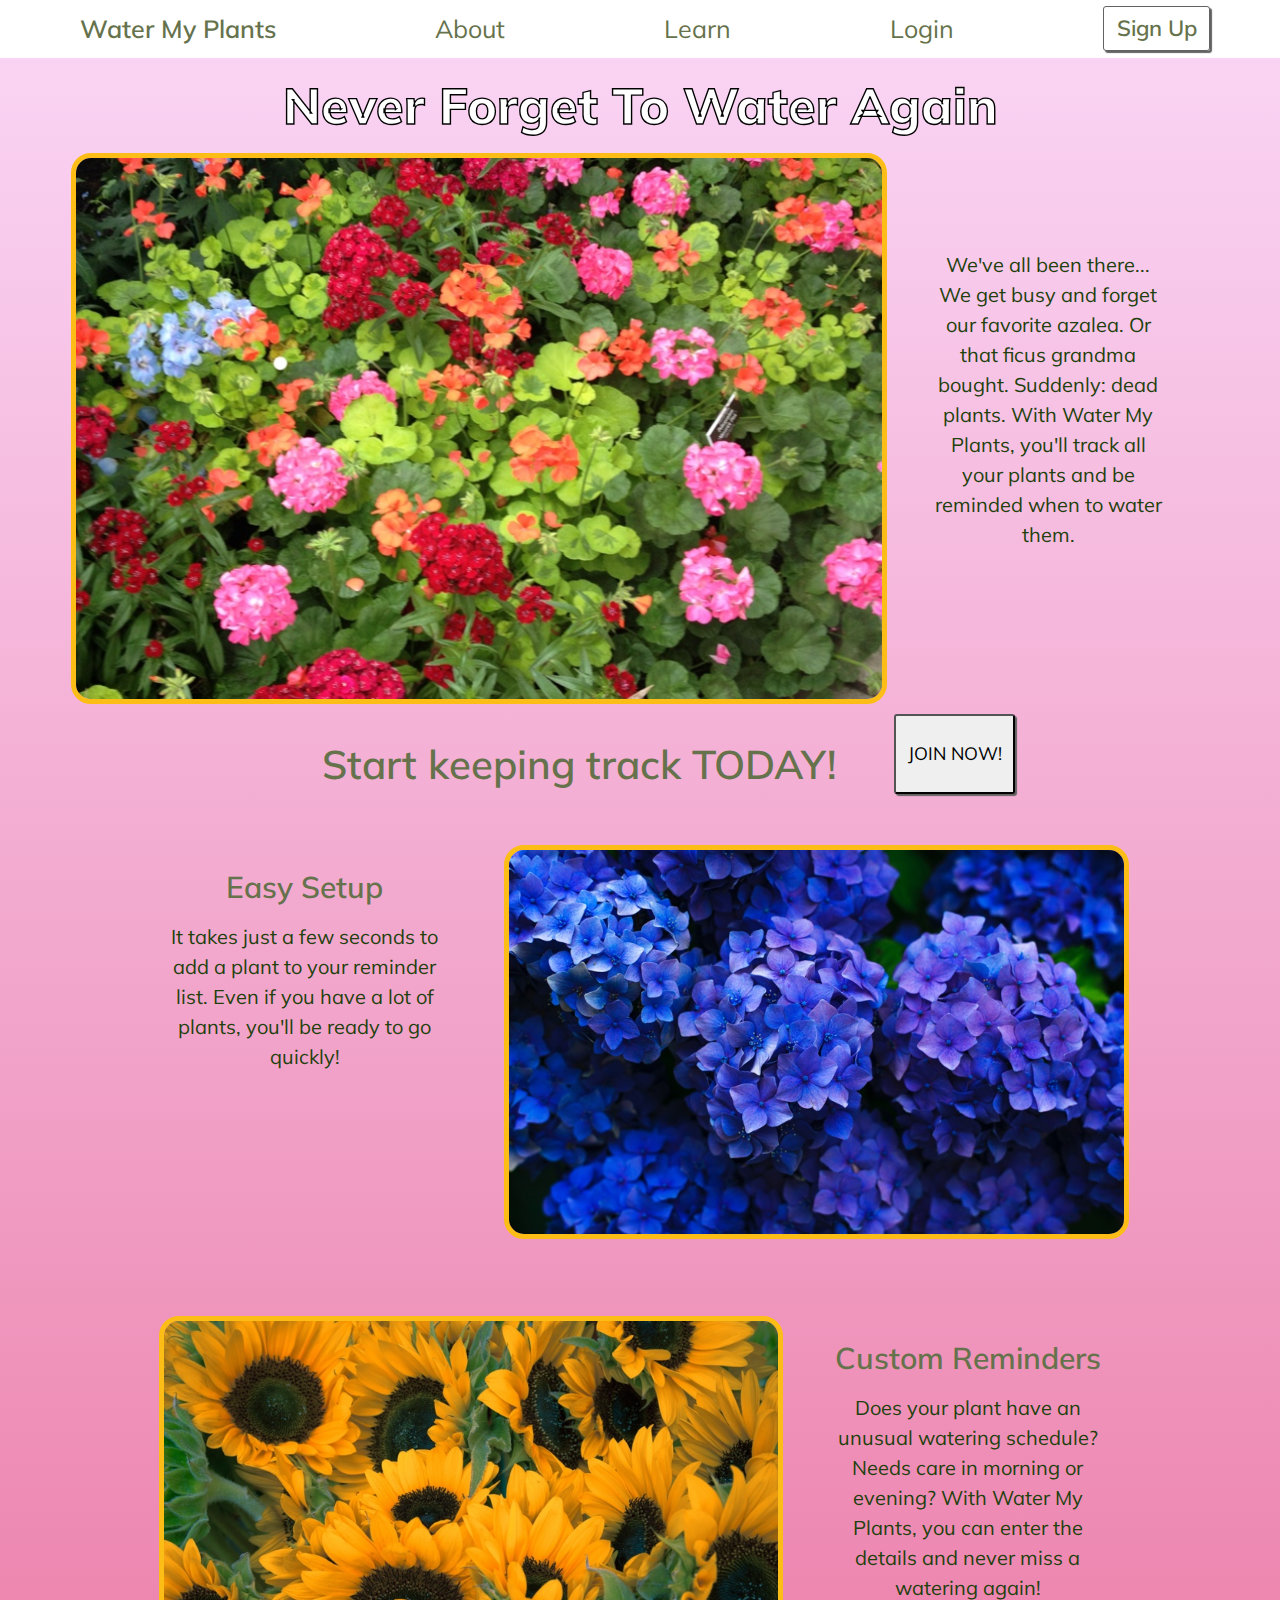
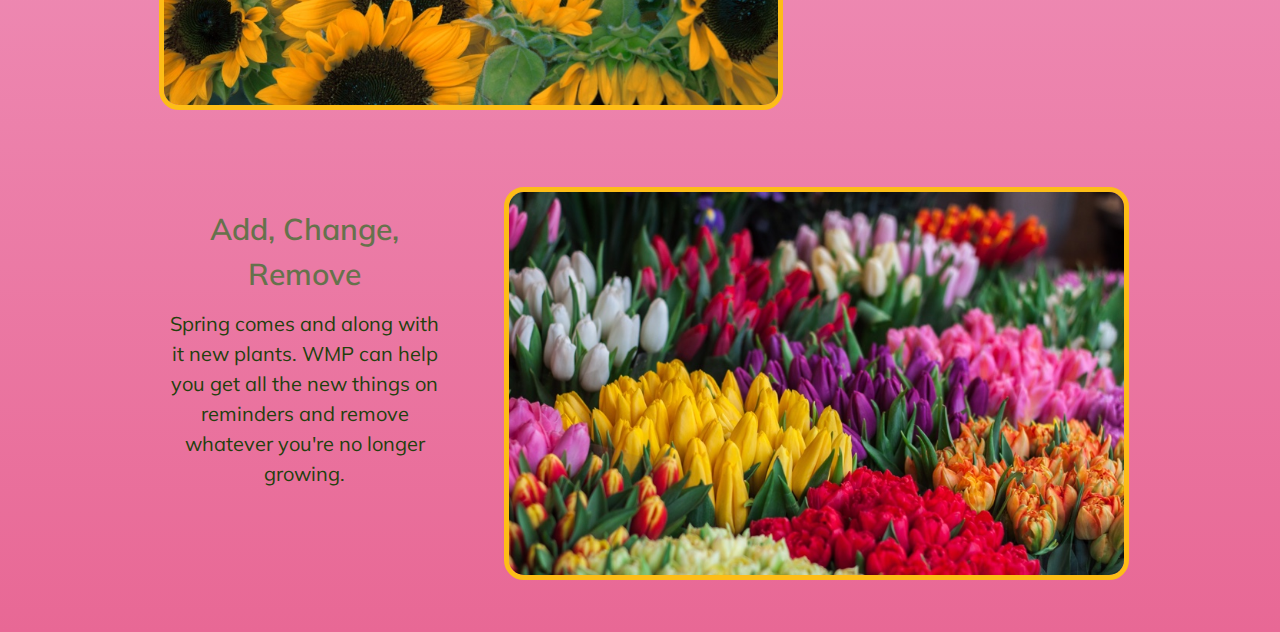
<file: index.html>
<!DOCTYPE html>
<meta name="viewport" content="width=device-width, initial-scale=1">
<html lang="en">
<head>
    <meta charset="UTF-8">
    <title>Water My Plants</title>
    <link rel="stylesheet" type="text/css" href="style.css">
    <link href="https://fonts.googleapis.com/css2?family=Mulish:ital,wght@0,300;0,400;0,500;0,700;0,800;1,300;1,400;1,500;1,700&display=swap" rel="stylesheet">
    <link href="https://fonts.googleapis.com/css2?family=Raleway&family=Roboto:ital@1&display=swap" rel="stylesheet">
</head>
<body>
    <header>
        <nav role='navigation' aria-label='Nav Bar'>
            <a class="logo" href="index.html">WMP</a> 
            <a class="logo-name" href="index.html">Water My Plants</a> 
            <a href="about.html">About</a>
            <a href="guide.html">Learn</a>
            <a href="https://thirstyplant.netlify.app/login">Login</a>
            <a class="special-button" href="https://thirstyplant.netlify.app/signup">Sign Up</a>
         </nav>    
    </header>
    <section class="title-container" role='banner' aria-label='Main header'>
        <div class="title-text">
            <h1>Never Forget <br>To Water Again</h1>
        </div>  
        <h1 class="wide-title">Never Forget To Water Again</h1>
        <img class="hero-image" src="/images/background.jpg" alt='Colorful flowers'>
        <p class="intro-text">We've all been there... We get busy and forget our favorite azalea. Or that ficus grandma bought. Suddenly: dead plants. With Water My Plants, you'll track all your plants and be reminded when to water them.
        </p>
       
     </section>

     <section class="title-container" role='heading' aria-label='Call to action'>
    <h2>Start keeping track TODAY!</h2>
     <button  onclick="window.location.href='https://nostalgic-hermann-44f9c1.netlify.app/signup';">JOIN NOW!</button>
    </section>

    <section class="frontpage-container rev" role='article' aria-label='How it works'>
        
        <img class="frontpage-image" src=images/flowers-blue.jpg alt='blue hydrangeas'>
            <div class="frontpage-combo">
                <h2>Easy Setup</h2>
                <p class="frontpage-blurb">It takes just a few seconds to add a plant to your reminder list. Even if you have a lot of plants, you'll be ready to go quickly! </p>
            </div>
    </section>


    <section class="frontpage-container" role='article' aria-label='Handles all your needs'>
        
        <img class="frontpage-image" src=images/flowers-yellow.jpg alt='bold sunflowers'>
            <div class="frontpage-combo">
                <h2>Custom Reminders</h2>
                <p class="frontpage-blurb">Does your plant have an unusual watering schedule? Needs care in morning or evening? With Water My Plants, you can enter the details and never miss a watering again! </p>
            </div>
    </section>


    <section class="frontpage-container rev" role='article' aria-label='For all your plants, all year round'>
        
        <img class="frontpage-image" src=images/flowers-multi.jpg alt='colorful tulips'>
            <div class="frontpage-combo">
                <h2>Add, Change, Remove</h2>
                <p class="frontpage-blurb">Spring comes and along with it new plants. WMP can help you get all the new things on reminders and remove whatever you're no longer growing. </p>
            </div>
    </section>
 
    <!-- <script src="index.js"></script> -->


    
</body>
</html>
</file>
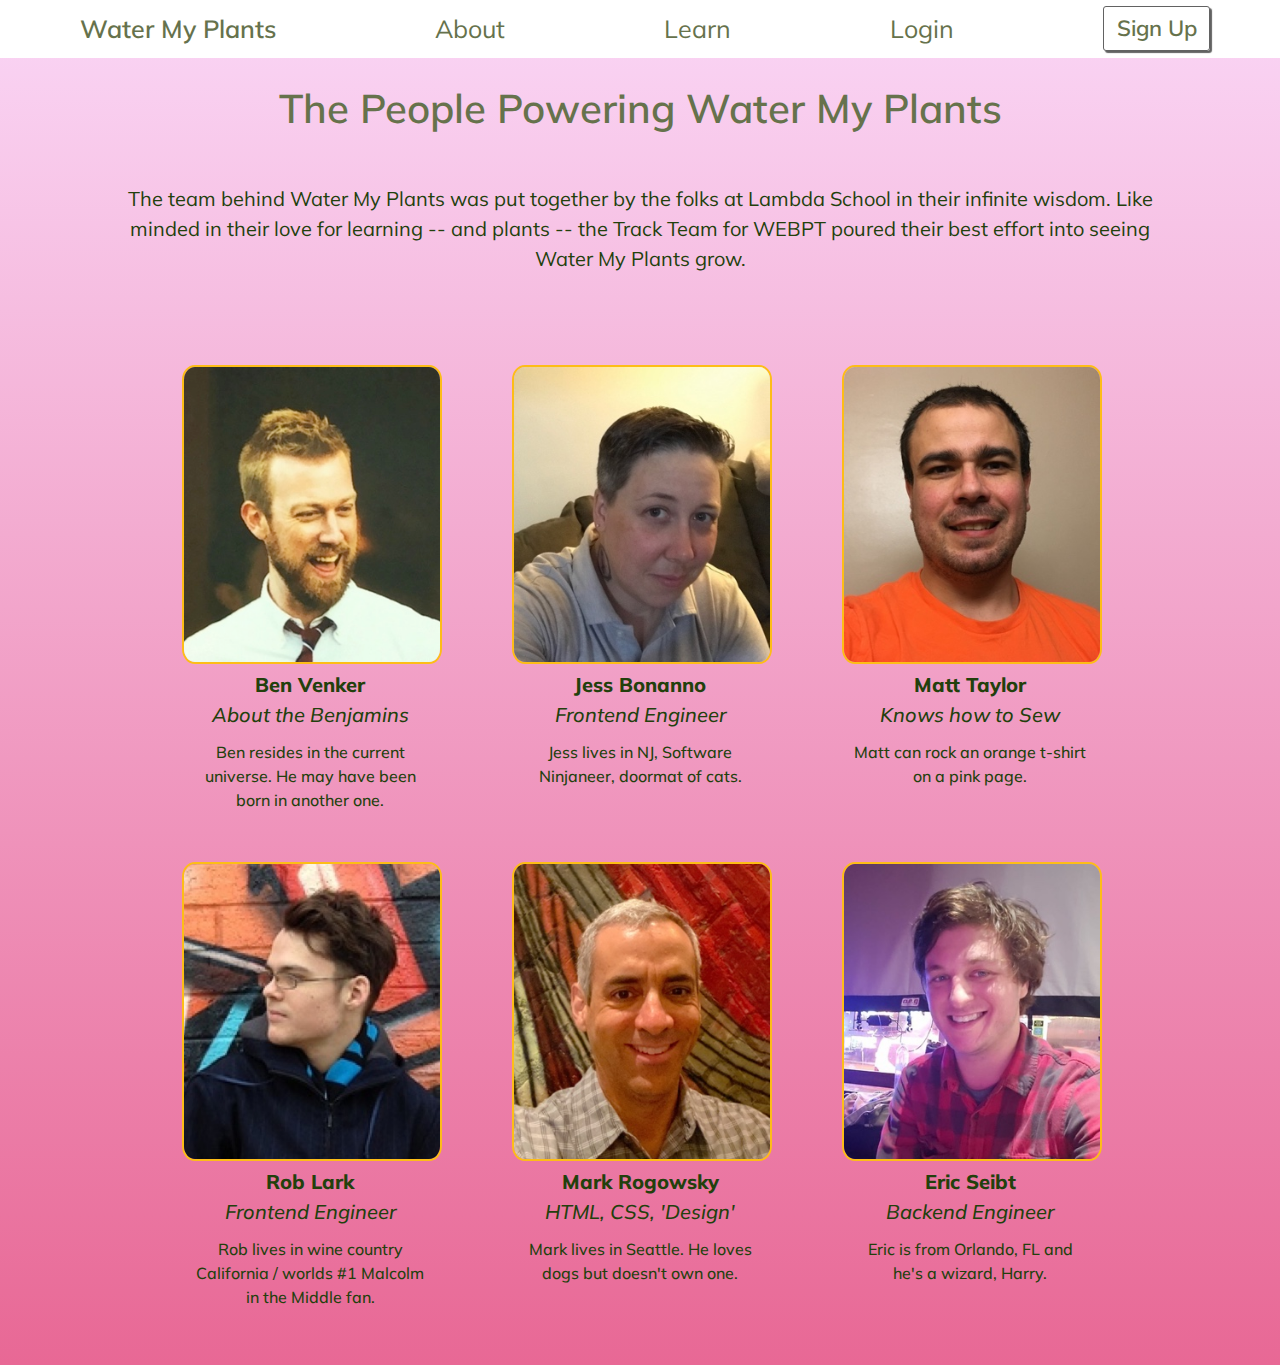
<file: about.html>
<!DOCTYPE html>
<meta name="viewport" content="width=device-width, initial-scale=1">
<html lang="en">
<head>
    <meta charset="UTF-8">
    <title>Water My Plants</title>
    <link rel="stylesheet" type="text/css" href="style.css">
    <link href="https://fonts.googleapis.com/css2?family=Mulish:ital,wght@0,300;0,400;0,500;0,700;0,800;1,300;1,400;1,500;1,700&display=swap" rel="stylesheet">
    <link href="https://fonts.googleapis.com/css2?family=Raleway&family=Roboto:ital@1&display=swap" rel="stylesheet">
</head>
<body>
    <header>
        <nav role='navigation' aria-label='Nav Bar'>
            <a class="logo" href="index.html">WMP</a> 
            <a class="logo-name" href="index.html">Water My Plants</a> 
            <a href="about.html">About</a>
            <a href="guide.html">Learn</a>
            <a href="https://thirstyplant.netlify.app/login">Login</a>
            <a class="special-button" href="https://thirstyplant.netlify.app/signup">Sign Up</a>
         </nav>    
    </header>
    <section class="title-container" role='banner' aria-label='Main header'>
            <h2>The People Powering Water My Plants</h2>
        <p class="generic-text">The team behind Water My Plants was put together by the folks at Lambda School in their infinite wisdom. Like minded in their love for learning -- and plants -- the Track Team for WEBPT poured their best effort into seeing Water My Plants grow.
        </p>
    

    </section>
    
    <section class="people-container" role="main" aria-label='Headshots and bios'>
        <div class="person-block">
            <img class="person-image" src="/images/ben.jpg" alt="Ben Venker headshot">

            <h3>Ben Venker</h3>
            <h4>About the Benjamins</h4>
        <p class="person-text">Ben resides in the current universe. He may have been born in another one.</p>
        </div>  
        <div class="person-block">
            <img class="person-image" src="/images/jess.jpg" alt="Jess Bonanno headshot">

            <h3>Jess Bonanno</h3>
            <h4>Frontend Engineer</h4>
            <p class="person-text">Jess lives in NJ,  Software Ninjaneer, doormat of cats.</p>
        </div> 
        <div class="person-block">
            <img class="person-image" src="/images/matt.jpg" alt="Matt Taylor headshot">

            <h3>Matt Taylor</h3>
            <h4>Knows how to Sew</h4>
            <p class="person-text">Matt can rock an orange t-shirt on a pink page.</p>
        </div>  
        <div class="person-block">
            <img class="person-image" src="/images/rob.jpg" alt="Rob Lark headshot">

            <h3>Rob Lark</h3>
            <h4>Frontend Engineer</h4>
            <p class="person-text">Rob lives in wine country California / worlds #1 Malcolm in the Middle fan.</p>
        </div> 
        <div class="person-block">
            <img class="person-image" src="/images/mark2.jpg" alt="Mark Rogowsky headshot">

            <h3>Mark Rogowsky</h3>
            <h4>HTML, CSS, 'Design'</h4>
            <p class="person-text">Mark lives in Seattle. He loves dogs but doesn't own one.</p>
        </div>  
        <div class="person-block">
            <img class="person-image" src="/images/eric.jpg" alt="Eric Seibt headshot">

            <h3>Eric Seibt</h3>
            <h4>Backend Engineer</h4>
            <p class="person-text">Eric is from Orlando, FL and he's a wizard, Harry.</p>
        </div> 
    </section>



  
</body>
</html>
</file>
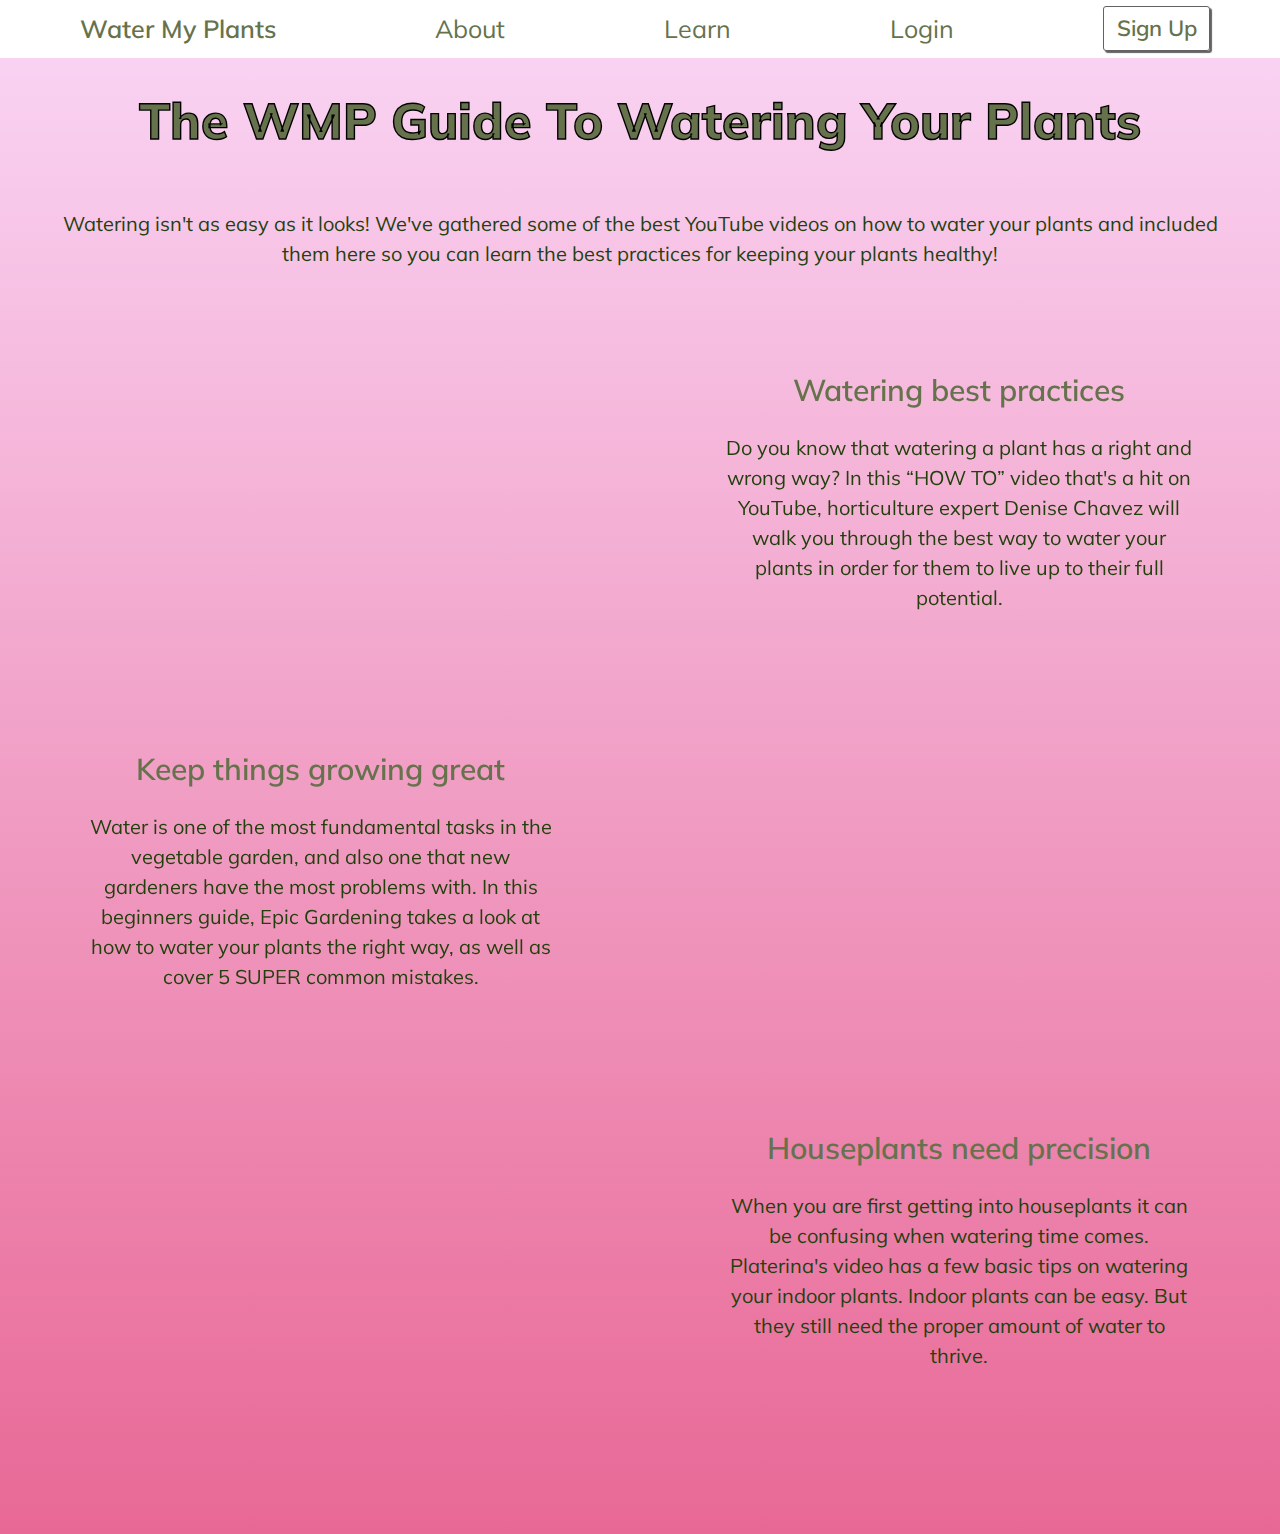
<file: guide.html>
<!DOCTYPE html>
<meta name="viewport" content="width=device-width, initial-scale=1">
<html lang="en">
<head>
    <meta charset="UTF-8">
    <title>Water My Plants</title>
    <link rel="stylesheet" type="text/css" href="style.css">
    <link href="https://fonts.googleapis.com/css2?family=Mulish:ital,wght@0,300;0,400;0,500;0,700;0,800;1,300;1,400;1,500;1,700&display=swap" rel="stylesheet">
    <link href="https://fonts.googleapis.com/css2?family=Raleway&family=Roboto:ital@1&display=swap" rel="stylesheet">
</head>
<body>
    <header>
        <nav role='navigation' aria-label='Nav Bar'>
            <a class="logo" href="index.html">WMP</a> 
            <a class="logo-name" href="index.html">Water My Plants</a> 
            <a href="about.html">About</a>
            <a href="guide.html">Learn</a>
            <a href="https://thirstyplant.netlify.app/login">Login</a>
            <a class="special-button" href="https://thirstyplant.netlify.app/signup">Sign Up</a>
         </nav>    
    </header>
    <section role='banner' aria-label='Main header'>
        <h1 class="alt-h1">The WMP Guide To Watering Your Plants</h1>
        <p class="generic-text">Watering isn't as easy as it looks! We've gathered some of the best YouTube videos on how to water your plants and included them here so you can learn the best practices for keeping your plants healthy!
        </p>
    </section>      
    <section class="video-container" role="main" aria-label='Videos on watering'>
        <div class="video">
            <iframe width="560" height="315" src="https://www.youtube.com/embed/ROiVCOFokTk?start=7" frameborder="0" allow="accelerometer; autoplay; encrypted-media; gyroscope; picture-in-picture" allowfullscreen></iframe>
            <div class="video-blurb">
                <h2>Watering best practices</h2>
                <p>Do you know that watering a plant has a right and wrong way? In this “HOW TO” video that's a hit on YouTube, horticulture expert Denise Chavez will walk you through the best way to water your plants in order for them to live up to their full potential. </p>
            </div>
        </div>

    <div class="video rev">
        <iframe width="560" height="315" src="https://www.youtube.com/embed/VaTkzYv8sMo?start=7" frameborder="0" allow="accelerometer; autoplay; encrypted-media; gyroscope; picture-in-picture" allowfullscreen></iframe>
        <div class="video-blurb">
            <h2>Keep things growing great</h2>
            <p>Water is one of the most fundamental tasks in the vegetable garden, and also one that new gardeners have the most problems with. In this beginners guide, Epic Gardening takes a look at how to water your plants the right way, as well as cover 5 SUPER common mistakes.</p>
        </div>
    </div>
    <div class="video">
        
        <iframe width="560" height="315" src="https://www.youtube.com/embed/DzfxSQRuheY" frameborder="0" allow="accelerometer; autoplay; encrypted-media; gyroscope; picture-in-picture" allowfullscreen></iframe>
          <div class="video-blurb">
             <h2>Houseplants need precision</h2>
             <p>When you are first getting into houseplants it can be confusing when watering time comes. Platerina's video has a few basic tips on watering your indoor plants. Indoor plants can be easy. But they still need the proper amount of water to thrive.</p>
        </div>
    </div>
    </section>
    <!-- <script src="index.js"></script> -->

</body>
</html>
</file>
<file: style.css>
/*CSS RESET*/
html, body, div, span, applet, object, iframe,  
h1, h2, h3, h4, h5, h6, p, blockquote, pre,  
a, abbr, acronym, address, big, cite, code,  
del, dfn, em, img, ins, kbd, q, s, samp,  
small, strike, strong, sub, sup, tt, var,  
b, u, i, center,  
dl, dt, dd, ol, ul, li,  
fieldset, form, label, legend,  
table, caption, tbody, tfoot, thead, tr, th, td,  
article, aside, canvas, details, embed,  
figure, figcaption, footer, header, hgroup,  
menu, nav, output, ruby, section, summary,  
time, mark, audio, video {  
margin: 0;  
padding: 0;  
border: 0;  
font-size: 100%;  
font: inherit;  
vertical-align: baseline;  
}

/*GENERAL STYLES*/
html{
    font-size:62.5%;
    color: #22400C;
}
body{
    font-size:1.6rem;
    line-height: 1.5;
    font-family: 'Mulish', sans-serif;	
    background-color:#FAD6F6;
    background-image: linear-gradient(#FAD6F6, #E86895);
}
h1, p, .name, .bio {	
    font-family: 'Mulish', sans-serif;	
    text-align: center;	
    margin: 4%;	
}	
h1{
    font-size:6rem;
    margin:0;
    font-weight: 800;
    -webkit-text-stroke: 1.4px black;
    text-shadow: 4px;
}

h2 {
    font-size:4rem;
    font-weight: 600;
    color: #66724C ;
    margin-top: 2rem;
    margin-left: 5%;
    margin-right: 5%;
    text-align: center;
}
a {	
    text-decoration: none;	
    color:#66724C;
    font-size:2.5rem;	
}	


/*HEADER STYLES */
header{
    display:flex;
    justify-content: center;
    /* align-items: center; */
}
nav{
    width:100%;
    display:flex;
    justify-content:space-around;
    align-items: center;
    margin-bottom: 0rem;
    background-color: white;
    /* border-bottom: 0.3rem solid #FDBD17; */
}

nav a{
    color: #66724C;
    padding: 1rem;
}
nav a:hover {
    font-weight: 600;
    text-shadow: 1px 1px #FDBD17;
    background-color: lightgray;
  
}
.logo{
    font-weight: 600;
}

.logo-name {
    display: none;
    font-weight: 600;
}
.special-button {
    padding:0.5rem 1%;
    font-size: 2.2rem;
    border-radius:3px;
    font-weight: 600;
    font-family: 'Mulish', sans-serif;
    border:1px solid #626262;
    box-shadow: 2px 2px 1px #626262;
}

/* button styles */

button {
    padding:0.4rem 1%;
    font-size: 1.8rem;
    border-radius:3px;
    font-family: 'Mulish', sans-serif;
    font-weight:
    border:1px solid #626262;
    box-shadow: 2px 2px 1px #626262;
    /* transition: 2s; */
}
button:hover{
    background-color:#626262;
    border:2px solid white;
    color:white;
    box-shadow: 2px 2px 1px white;
}
/*Title Section Styles*/
.title-container{
    display:flex;
    flex-wrap: wrap;
    justify-content: center;
    margin: 0% 10%;
    /* border-bottom: 2px solid red; */
}
.title-container div {	
  
    background-image: url('/images/background.jpg');	
    background-position: center;	
    color: white;	
    width:80%;
    display:flex;
    flex-direction: column;
    justify-content: center;
    align-items: center;
    height:35rem;
    margin:5% 0;
    border: 5px solid #FDBD17;
    border-radius: 2rem;
}	
.title-container h2 {
    font-size: 3rem;
}

.hero-image {
    display: none;
    border-radius: 2rem;
    border: 5px solid #FDBD17;
}
.wide-title {
    display:none;
}

/*Video Styles */
.video-container{
    display:flex;
    flex-direction: column;
    justify-content: space-between;
    width:80%;
    margin:0 auto;
}
.video{
    display: flex;
    flex-direction: column;
    align-items: center;
    width:80%%;
    text-align:center;
}


/* Text and about styles */

.alt-h1 {
    margin: 2% 10%;
    font-size: 5rem;
    color:  #66724C;
}
.frontpage-container {
    display: flex;
    flex-direction: column;
    flex-wrap: wrap;
    width: 80%;
    margin: 2% 10%;
    justify-content: space-evenly;
    align-content: center;
    
}


.frontpage-image {
    width: 70%;
    border: 5px solid #FDBD17;
    border-radius: 2rem;
    align-self: center;

}
.intro-text {
    margin-top: -1rem;
}
.people-container {
    display: flex;
    flex-direction: column;
    flex-wrap: wrap;
    width: 80%;
    margin: 2% 10%;
    justify-content: space-evenly;
    align-content: center;
}
.person-block {
    width: 60%;
    margin: 2rem;
    
}
.person-image {
    width: 100%;
    align-content: normal;
    border-radius: 5%;
    border: 2px solid #FDBD17;
    
}
.person-image:hover{
    border-radius: 0%;
    border: 5px solid #66724C;
    transition: 1s;
}
h3 {
    font-weight: 800;
    font-size: 2rem;
    text-align: center;
}

h4 {
    font-weight: 500;
    font-style: italic;
    font-size: 2rem;
    text-align: center;
}
.person-text {
    font-weight: 500;
}
.generic-text {
    font-size: 1.8rem;
}
/* media queries */
/* media queries */
/* media queries */
/* media queries */
  
@media (min-width: 800px) {
    nav {
        justify-content: space-around;
    }
    .logo {
        display:none;
    }
    .logo-name {
        display: flex;
    }
    .hero-image {
        display: none;
    }
    .wide-title {
        display:block;
        margin-top: 1rem;
        color: white;
        font-size: 5rem;
    }
 
    .title-container {
        display: flex;
        flex-wrap: none;
        flex-direction: row;
        margin: 0% 5%;
        /* border-bottom: 5px solid #FDBD17; */
    }
    .intro-text {
        width: 20%;
        align-self: center;
        font-size: 1.7rem;
        margin-top: 1rem
    }
    .title-container div {	
        display: none;
    }
    .hero-image {
        display: inline-block;
        margin-top: 1rem;
        margin-bottom: 1rem;
        width: 70%;
        height: 80%;
        }

    .frontpage-container {
        display: flex;
        flex-direction: row;
        flex-wrap: wrap;
        width: 80%;
        margin: 2% 10%;
        padding: 2% 0%;
        justify-content: space-evenly;
        align-content: center;
    }

    

    .frontpage-image {
        width: 60%;
        border: 5px solid #FDBD17;
        border-radius: 2rem;
        align-self: center;
    }
    

    .frontpage-combo {
        display: flex;
        flex-direction: column;
        width: 30%;
        align-items: center;
    }
    .frontpage-combo h2 {
        font-size: 3rem;
    }
    .video-container{
        width:100%;
        margin: 5% 0%;
    }
    .video{
        flex-direction: row;
        width:100%;
        margin-bottom: 5%;
        justify-content: space-around;
        align-items: center;
    }
    .rev{
       
        flex-direction: row-reverse;
        justify-content: flex-end;
        justify-content: space-around;
    }
    
    .video-blurb {
        width:40%;
        margin: 0% 2%;
    }
    .video-blurb h2 {
        font-size: 2.5rem;
    }
    .video-blurb p {
        font-size: 1.7rem;
    }
        
    .people-container {
        flex-direction: row;
    }
    .person-block {
        width: 40%;
        margin: 2rem;
    }
    .generic-text {
        font-size: 2rem;
    }
  
}

@media (min-width: 1000px) {
    

    .person-block {
        width: 25%;
        margin: 2rem;
    }

    .intro-text {
        margin-top: -1rem;
        font-size: 2rem;
    }
    .frontpage-blurb {
        font-size: 2rem;
    }
    .title-container h2 {
        font-size: 4rem;
    }
    .video-container{
        width:100%;
        align-items: center;
        margin: 0% %5;
    }
    .video-blurb h2 {
        
        font-size: 3rem;
    }
    .video-blurb p {
        font-size: 2rem;

    }
}
</file>
